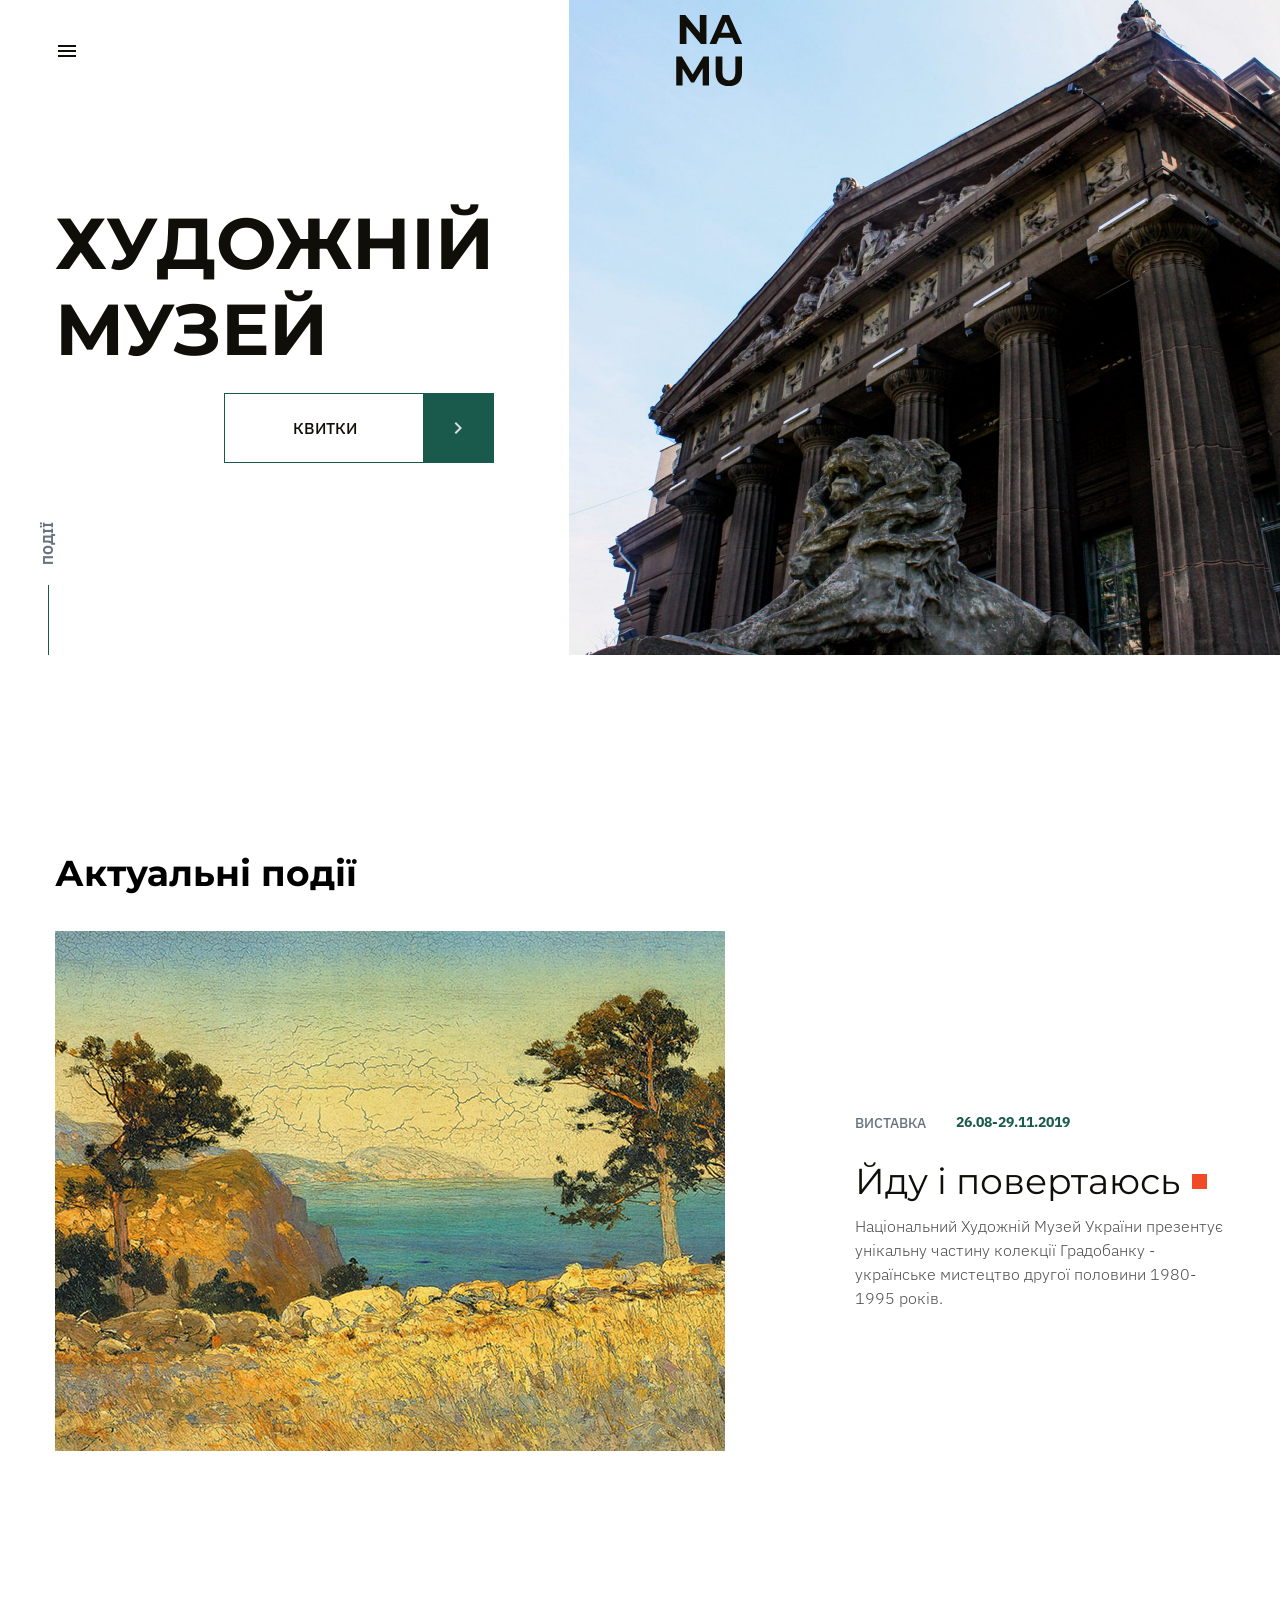
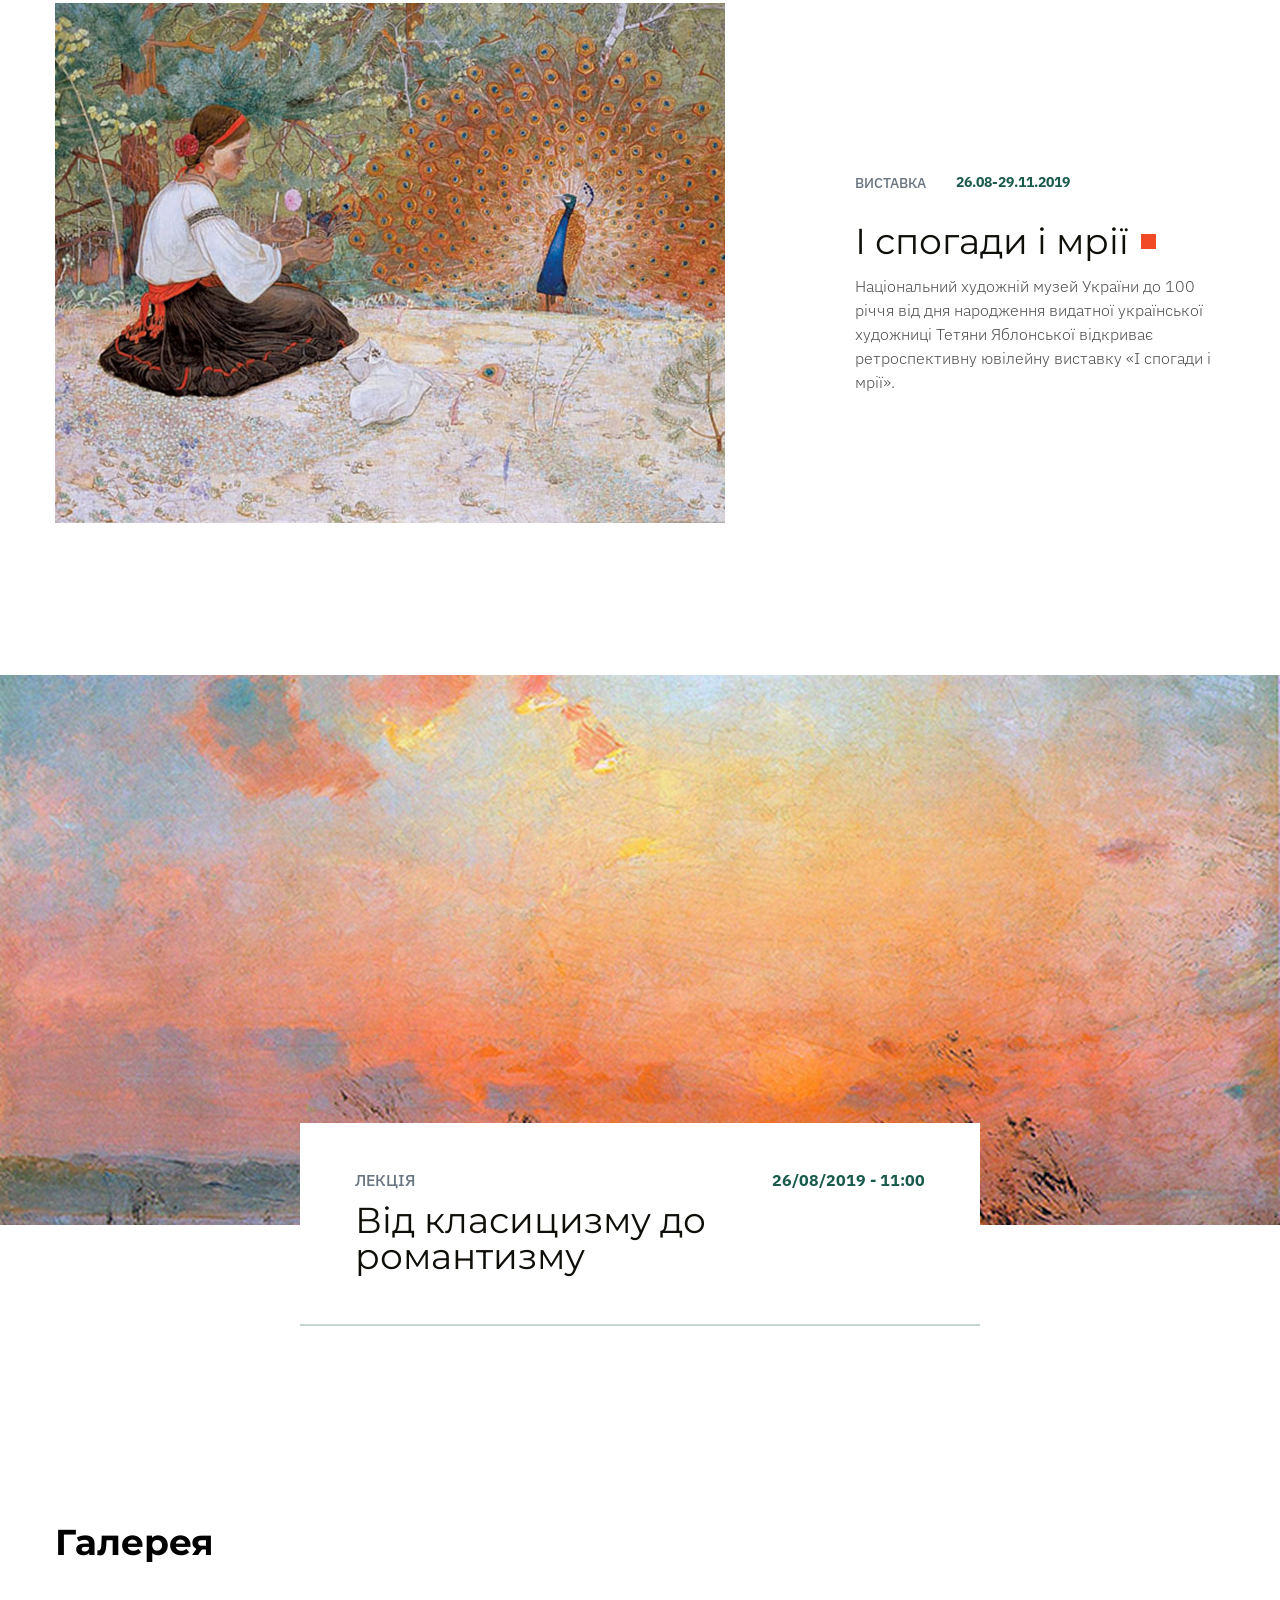
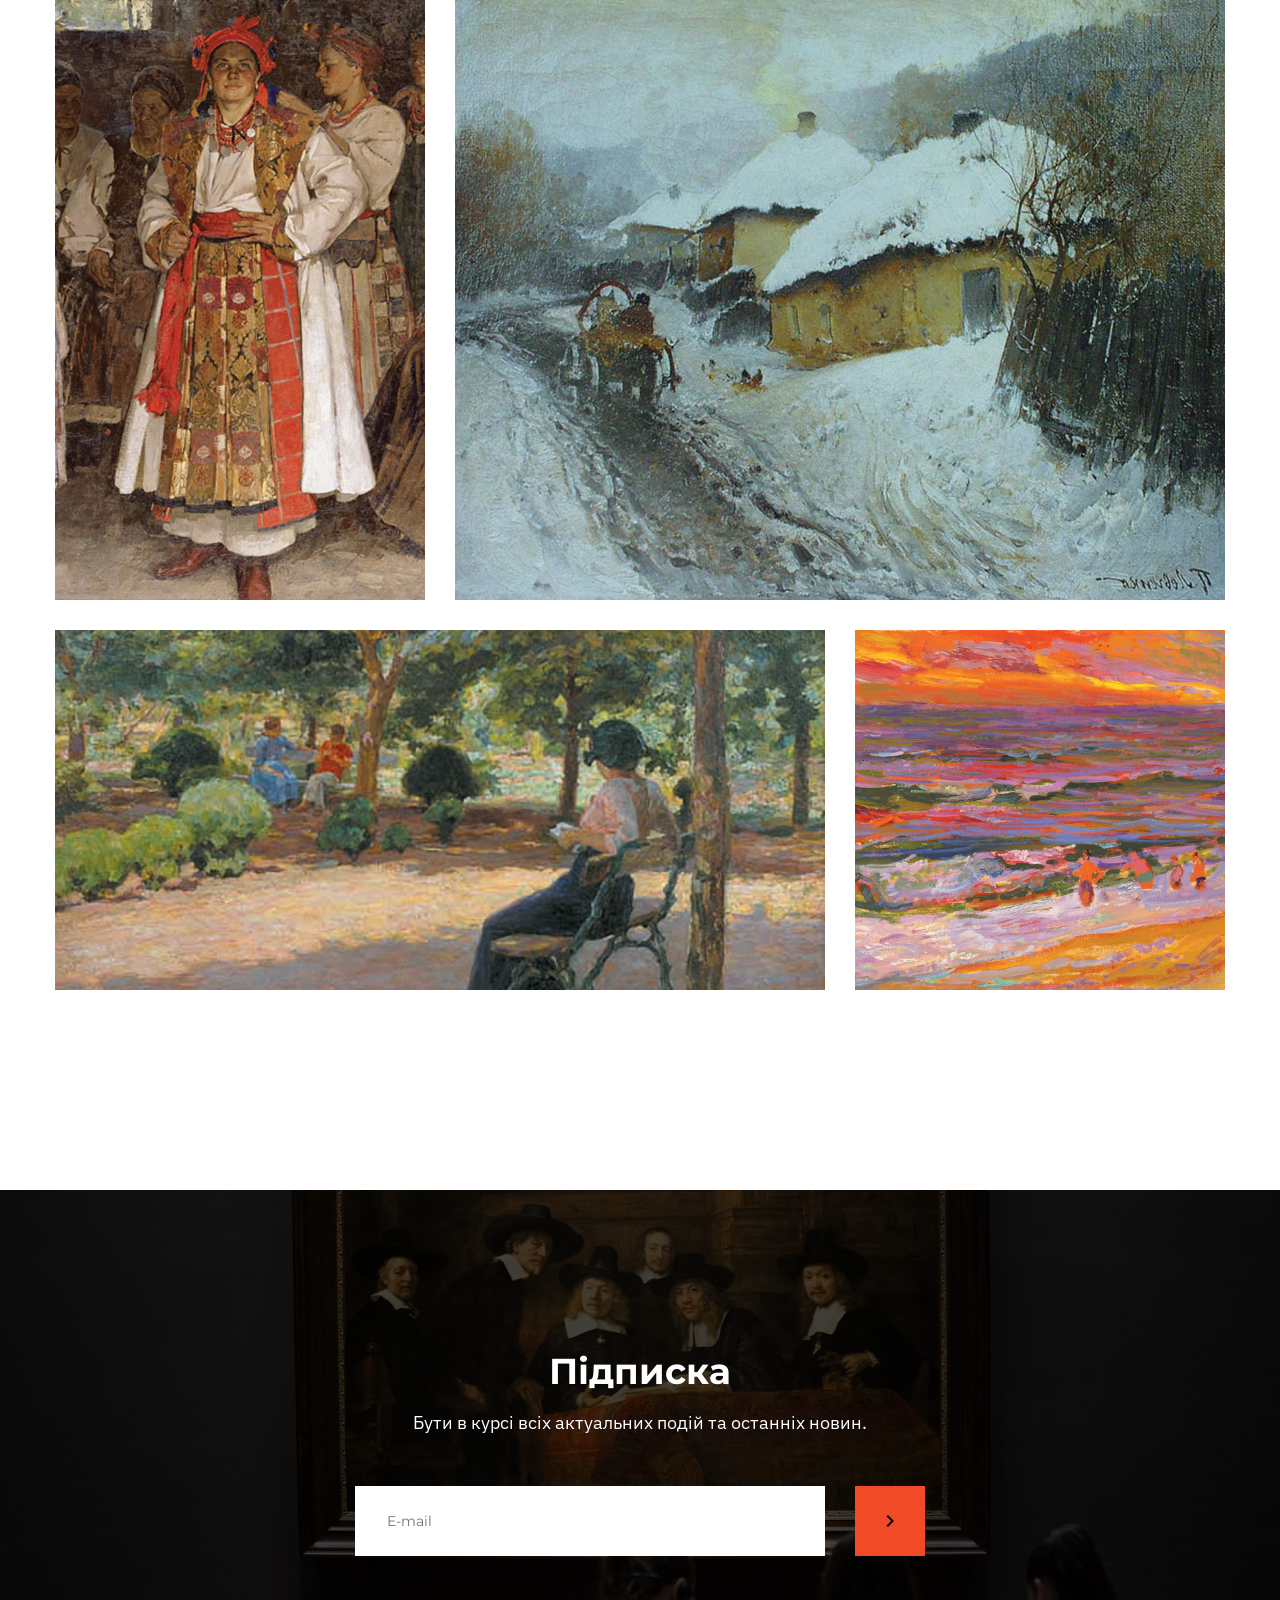
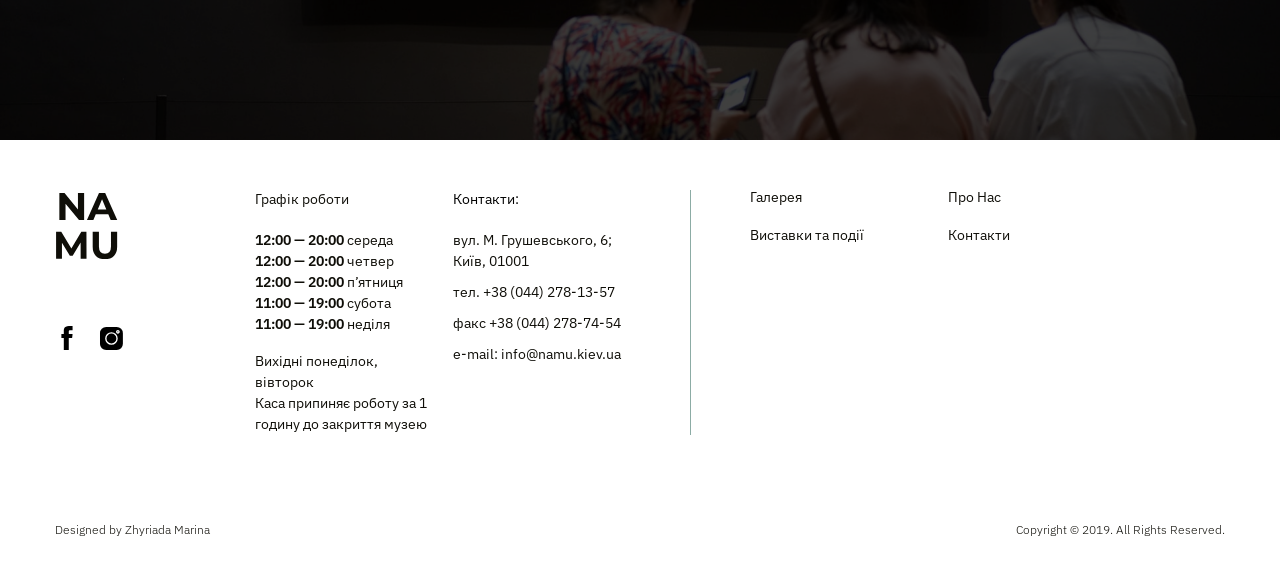
<file: index.html>
<!DOCTYPE html><html lang=ua class=page><meta charset=UTF-8><meta name=viewport content="width=device-width, initial-scale=1.0"><title>Художній Музей</title><link rel=icon href=favicon.80e501b5.svg><link rel=stylesheet href=Museum.f1ff32f1.css><body class=page__body>
    <header class=header>
      <div class=header__top>
        <div class="container header__right-content">
          <div class=header__top-bar>
            <a href=#menu class="icon icon--menu top-bar__icon"></a>
            <a href=# class="header__logo logo"></a>
          </div>
        </div>
      </div>

      <div class=header__bottom>
        <div class="container header__left-content">
          <h1 class=header__title>ХУДОЖНІЙ МУЗЕЙ</h1>
          <div class="header__button tickets">
            <p class=tickets__title>КВИТКИ</p>
            <div class=tickets__block>
              <a href=#events class="icon icon--arrow"></a>
            </div>
          </div>
          <div class="activities header__activities">
            <span class=activities__line></span>
            <span class=activities__text>ПОДІЇ</span>
          </div>
        </div>
      </div>
    </header>

    <aside class="menu page__menu" id=menu>
      <div class=container>
        <div class=menu__content>
          <div class=menu__top>
            <a href=# class="icon icon--close"></a>
            <nav class="menu__nav nav">
              <div class=nav__block>
                <a class="nav__link nav__link--white" href=#gallery>
                  Галерея
                </a>
                <a class="nav__link nav__link--white" href=#events>
                  Виставки та події
                </a>
              </div>
              <div class=nav__block>
                <a class="nav__link nav__link--white" href=#about-us>
                  Про Нас
                </a>
                <a class="nav__link nav__link--white" href=#contacts>
                  Контакти
                </a>
              </div>
            </nav>
          </div>

          <div class=menu__barrier></div>

          <div class="graphic menu__bottom">
            <p class=graphic__title>Графік роботи</p>
            <div class=graphic__content>
              <ul class=graphic__list>
                <li class=graphic__item>
                  <p class="graphic__text graphic__text--time">12:00 — 20:00</p>
                  <p class=graphic__text>середа</p>
                </li>
                <li class=graphic__item>
                  <p class="graphic__text graphic__text--time">12:00 — 20:00</p>
                  <p class=graphic__text>четвер</p>
                </li>
                <li class=graphic__item>
                  <p class="graphic__text graphic__text--time">12:00 — 20:00</p>
                  <p class=graphic__text>п’ятниця</p>
                </li>
                <li class=graphic__item>
                  <p class="graphic__text graphic__text--time">11:00 — 19:00</p>
                  <p class=graphic__text>субота</p>
                </li>
                <li class=graphic__item>
                  <p class="graphic__text graphic__text--time">11:00 — 19:00</p>
                  <p class=graphic__text>неділя</p>
                </li>
              </ul>
              <div class=graphic__off>
                <p class="graphic__text graphic__text--time">Вихідні:</p>
                <p class=graphic__text>понеділок, вівторок</p>
                <p class=graphic__text>
                  <br>
                  Каса припиняє роботу за 1 годину до закриття музею
                </p>
              </div>
            </div>
          </div>
        </div>
      </div>
    </aside>

    <main class=main>
      <div class=main__content>
        <section class=section id=events>
          <div class=container>
            <h2 class=section__title>Актуальні події</h2>
            <div class=exhibitions>
              <img class=exhibitions__photo src=events_presentation_1.95d7036e.png alt="Йду і повертаюсь">
              <div class=exhibitions__content>
                <div class=exhibitions__description>
                  <p class=exhibitions__type>ВИСТАВКА</p>
                  <p class=exhibitions__date>26.08-29.11.2019</p>
                </div>
                <div class=exhibitions__name>
                  <h3 class=exhibitions__title>Йду і повертаюсь</h3>
                  <div class=exhibitions__point></div>
                </div>
                <p class=exhibitions__article>
                  Національний Художній Музей України презентує унікальну
                  частину колекції Градобанку - українське мистецтво другої
                  половини 1980-1995 років.
                </p>
              </div>
            </div>

            <div class=exhibitions>
              <img class=exhibitions__photo src=events_presentation_2.a341c00b.png alt="І спогади і мрії">
              <div class=exhibitions__content>
                <div class=exhibitions__description>
                  <p class=exhibitions__type>ВИСТАВКА</p>
                  <p class=exhibitions__date>26.08-29.11.2019</p>
                </div>
                <div class=exhibitions__name>
                  <h3 class=exhibitions__title>І спогади і мрії</h3>
                  <div class=exhibitions__point></div>
                </div>
                <p class=exhibitions__article>
                  Національний художній музей України до 100 річчя від дня
                  народження видатної української художниці Тетяни Яблонської
                  відкриває ретроспективну ювілейну виставку «І спогади і мрії».
                </p>
              </div>
            </div>
          </div>

          <div class=lecture>
            <img class=lecture__photo src=events_lecture.741154dd.png alt="Від класицизму до романтизму">
            <div class=lecture__content>
              <div class=lecture__description>
                <p class=lecture__type>ЛЕКЦІЯ</p>
                <p class=lecture__date>26/08/2019 - 11:00</p>
              </div>
              <h3 class=lecture__title>Від класицизму до романтизму</h3>
            </div>
          </div>
        </section>

        <section class="gallery section" id=gallery>
          <div class=container>
            <h2 class=section__title>Галерея</h2>
            <div class=gallery__container>
              <input class=gallery__radio id=photo1 type=radio name=gallery-radio checked>
              <input class=gallery__radio id=photo2 type=radio name=gallery-radio>
              <input class=gallery__radio id=photo3 type=radio name=gallery-radio>
              <input class=gallery__radio id=photo4 type=radio name=gallery-radio>

              <div class=gallery__photos>
                <div class=gallery__track>
                  <picture class="picture picture--thin">
                    <img class="gallery__photo gallery__photo--thin" src=gallery_photo-1.4fd7d856.png alt="gallery photo">
                  </picture>

                  <picture class="picture picture--wide">
                    <img class="gallery__photo gallery__photo--wide" src=gallery_photo-2.228a9c3d.png alt="gallery photo">
                  </picture>

                  <picture class="picture picture--wide">
                    <img class="gallery__photo gallery__photo--small gallery__photo--wide" src=gallery_photo-3.982aab4c.png alt="gallery photo">
                  </picture>

                  <picture class="picture picture--thin">
                    <img class="gallery__photo gallery__photo--small gallery__photo--thin" src=gallery_photo-4.62361378.png alt="gallery photo">
                  </picture>
                </div>
              </div>

              <div class="gallery__scroll scroll">
                <label for=photo1 class=scroll__point></label>
                <label for=photo2 class=scroll__point></label>
                <label for=photo3 class=scroll__point></label>
                <label for=photo4 class=scroll__point></label>
              </div>
            </div>
          </div>
        </section>

        <section class="about-us section" id=about-us>
          <div class=about-us__background></div>
          <div class=container>
            <div class=about-us__content>
              <h2 class=section__title--white>Підписка</h2>
              <p class=about-us__subtitle>
                Бути в курсі всіх актуальних подій та останніх новин.
              </p>
              <div class=about-us__subscription>
                <form class="about-us__email form" action=# method=post onsubmit="this.reset(); return false;">
                  <input class=form__email type=email placeholder=E-mail required>
                  <button class="form__button icon icon--arrow-black"></button>
                </form>
              </div>
            </div>
          </div>
        </section>
      </div>
    </main>

    <footer class=footer id=contacts>
      <div class=container>
        <div class=footer__content>
          <div class=footer__main>
            <div class="footer__top networks">
              <a class="logo networks__logo" href=#></a>
              <div class=networks__icons>
                <a class="icon icon--facebook" href=https://www.facebook.com/namu.museum/ target=_blank></a>
                <a class="icon icon--instagram" href=https://www.instagram.com/namu.museum/ target=_blank></a>
              </div>
            </div>
            <div class=footer__info>
              <div class="footer__description-graphic graphic graphic--black-text">
                <p class=graphic__title>Графік роботи</p>
                <div class=graphic__content-footer>
                  <ul class=graphic__list>
                    <li class="graphic__item graphic__item--block">
                      <span class="graphic__text graphic__text--time-bold">
                        12:00 — 20:00
                      </span>
                      <span class=graphic__text>середа</span>
                    </li>
                    <li class="graphic__item graphic__item--block">
                      <p class="graphic__text graphic__text--time-bold">
                        12:00 — 20:00
                      </p>
                      <span class=graphic__text>четвер</span>
                    </li>
                    <li class="graphic__item graphic__item--block">
                      <p class="graphic__text graphic__text--time-bold">
                        12:00 — 20:00
                      </p>
                      <span class=graphic__text>п’ятниця</span>
                    </li>
                    <li class="graphic__item graphic__item--block">
                      <p class="graphic__text graphic__text--time-bold">
                        11:00 — 19:00
                      </p>
                      <span class=graphic__text>субота</span>
                    </li>
                    <li class="graphic__item graphic__item--block">
                      <p class="graphic__text graphic__text--time-bold">
                        11:00 — 19:00
                      </p>
                      <span class=graphic__text>неділя</span>
                    </li>
                  </ul>
                  <div class=graphic__off>
                    <p class=graphic__text>Вихідні понеділок, вівторок</p>
                    <p class=graphic__text>
                      <br>
                      Каса припиняє роботу за 1 годину до закриття музею
                    </p>
                  </div>
                </div>
              </div>
              <div class="contacts footer__description-contacts">
                <p class=contacts__title>Контакти:</p>
                <ul class=contacts__list>
                  <li class=contacts__item>
                    <a class=contacts__link href="https://www.google.com.ua/maps/place/%D0%9D%D0%B0%D1%86%D0%B8%D0%BE%D0%BD%D0%B0%D0%BB%D1%8C%D0%BD%D1%8B%D0%B9+%D1%85%D1%83%D0%B4%D0%BE%D0%B6%D0%B5%D1%81%D1%82%D0%B2%D0%B5%D0%BD%D0%BD%D1%8B%D0%B9+%D0%BC%D1%83%D0%B7%D0%B5%D0%B9+%D0%A3%D0%BA%D1%80%D0%B0%D0%B8%D0%BD%D1%8B/@50.4494274,30.5306505,17z/data=!3m1!4b1!4m6!3m5!1s0x40d4ce524453048d:0x549e3a34119f524f!8m2!3d50.4494274!4d30.5306505!16s%2Fm%2F02prqms?entry=ttu&amp;g_ep=EgoyMDI1MDgyNS4wIKXMDSoASAFQAw%3D%3D" target=_blank rel="noopener noreferrer">
                      вул. М. Грушевського, 6;
                      <br>
                      Київ, 01001
                    </a>
                  </li>
                  <li class=contacts__item>
                    <a class=contacts__link href="tel:+38 (044) 278-13-57">
                      тел. +38 (044) 278-13-57
                    </a>
                  </li>
                  <li class=contacts__item>
                    <a class=contacts__link href="tel:+38 (044) 278-74-54">
                      факс +38 (044) 278-74-54
                    </a>
                  </li>
                  <li class=contacts__item>
                    <a class=contacts__link href=mailto:info@namu.kiev.ua>
                      e-mail: info@namu.kiev.ua
                    </a>
                  </li>
                </ul>
              </div>

              <div class=footer__button>
                <a class="icon icon--arrow-up" href=#></a>
              </div>
              <div class=footer__barrier></div>

              <nav class="footer__nav nav">
                <div class=nav__block>
                  <a class="nav__link nav__link--black" href=#gallery>
                    Галерея
                  </a>
                  <a class="nav__link nav__link--black" href=#events>
                    Виставки та події
                  </a>
                </div>
                <div class=nav__block>
                  <a class="nav__link nav__link--black" href=#about-us>
                    Про Нас
                  </a>
                  <a class="nav__link nav__link--black" href=#contacts>
                    Контакти
                  </a>
                </div>
              </nav>
            </div>
          </div>
        </div>
      </div>

      <div class="design footer__design">
        <p class=design__text>Designed by Zhyriada Marina</p>
        <p class=design__text>Copyright © 2019. All Rights Reserved.</p>
      </div>
    </footer>

    <script src=Museum.cc03c737.js></script>
</file>
